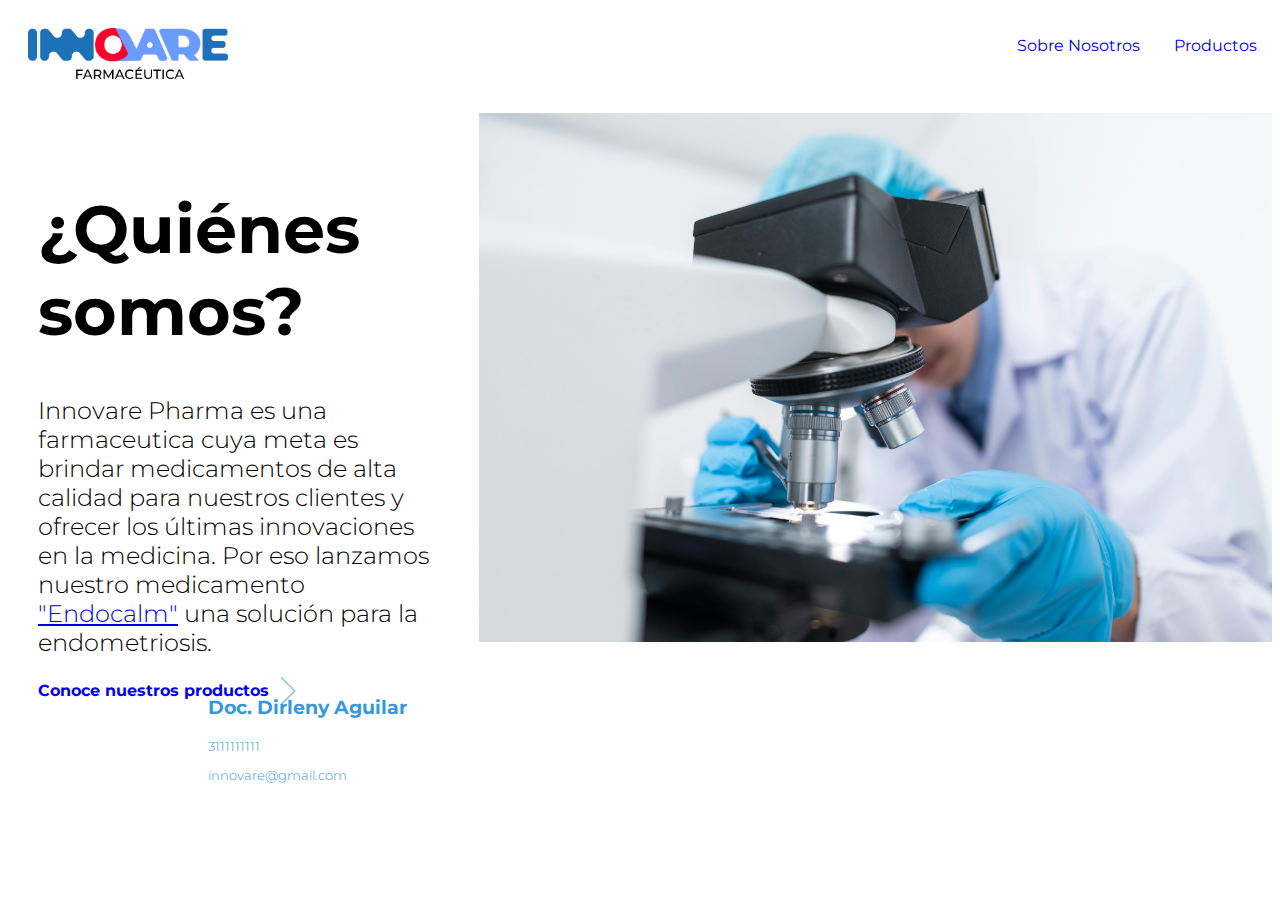
<file: index.html>
<!DOCTYPE html>
<html lang="en">
<head>
    <meta charset="UTF-8">
    <meta name="viewport" content="width=device-width, initial-scale=1.0">
    <title>Innovare</title>
    <link rel="stylesheet" href="style.css">
</head>
<body>
    <header>
       <div><img src="img/Recurso 22.png" alt="" width="200px"></div> 
   
    <nav>

        <a href="#sobre" class="nav-link">Sobre Nosotros</a>
        <a href="productos.html" class="nav-link">Productos</a>
    
    </nav>

</header>

<section id="sobre">

   <div id="quienes">
    <h1>¿Quiénes somos?</h1>
    <p>Innovare Pharma es una farmaceutica cuya meta es brindar medicamentos de alta calidad para nuestros clientes y ofrecer
        los últimas innovaciones en la medicina. Por eso lanzamos nuestro medicamento  <a href="productos.html">"Endocalm"</a> 
        una solución para la endometriosis.
    </p>

    <div id="conoce">
       <a href="productos.html">Conoce nuestros productos

        <div class="right"></div>

       </a>
       
    </div>
   </div> 
<div id="persona"> 
    <img src="img/persona.jpg" alt="" width="800px">
</div> 
</section>
<footer>
        <div> <h3>Doc. Dirleny Aguilar</h3>
        <p>
            3111111111
        </p>
        <p>
            
        innovare@gmail.com
        </p>
    </div>      
    </div>
</footer>

</body>
</html>
</file>
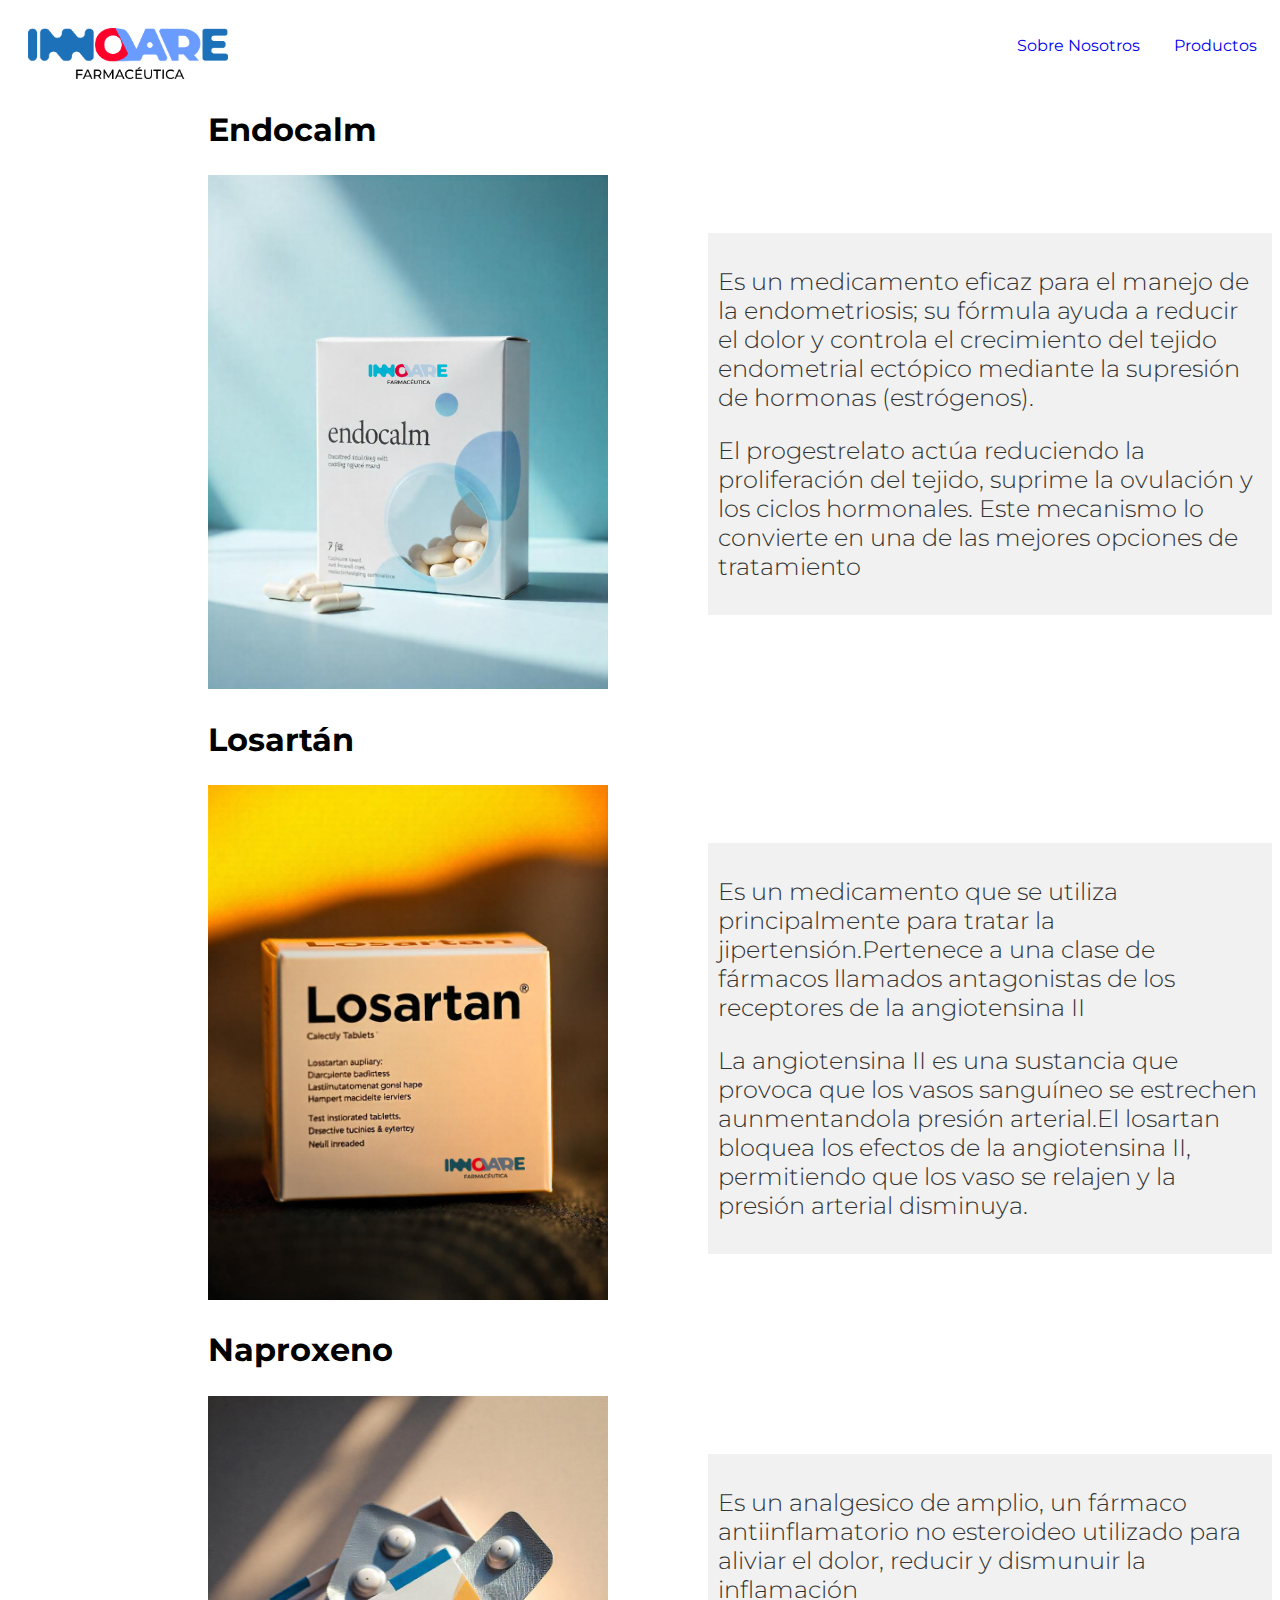
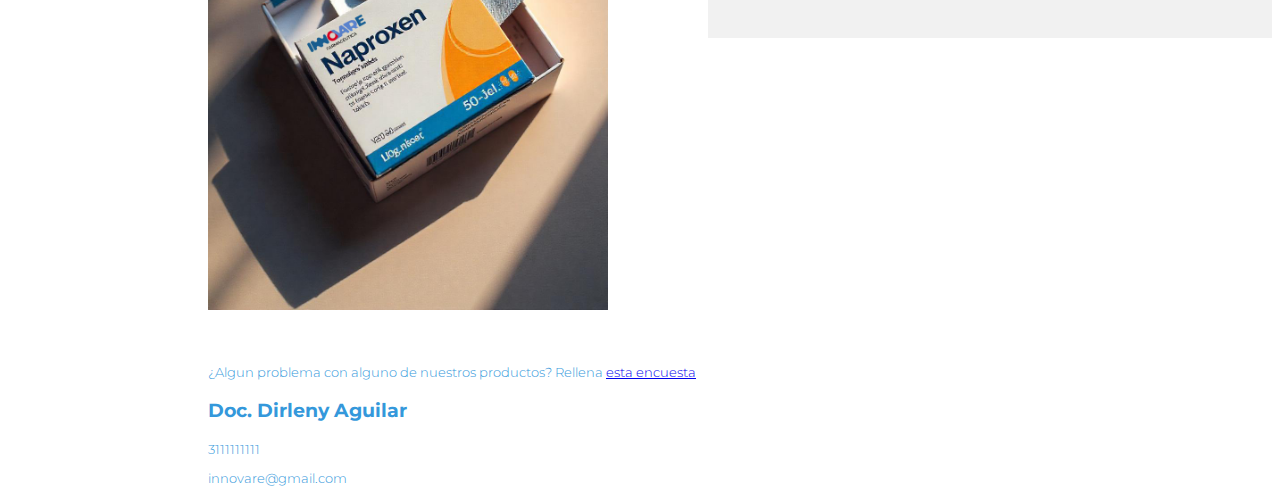
<file: productos.html>
<!DOCTYPE html>
<html lang="en">
<head>
    <meta charset="UTF-8">
    <meta name="viewport" content="width=device-width, initial-scale=1.0">
    <link rel="stylesheet" href="style.css">
    <title>Document</title>
</head>
<body>
    <header>
        <div><img src="img/Recurso 22.png" alt="" width="200px"></div> 
    
     <nav>
         <a href="index.html" class="nav-link">Sobre Nosotros</a>
         <a href="productos.html" class="nav-link">Productos</a> 
     </nav>
 </header>

 <section id="Productos">
    <div class="producto">
        <div class="Endocalm">
            <div>
                <h2>Endocalm</h2>
               <div id="endo"><img src="img/freepik__candid-image-photography-natural-textures-highly-r__60374.png" alt="" width="400px"></div> 

            </div>

            <div id="info-extra">
                <p>Es un medicamento eficaz para el manejo de la endometriosis; su fórmula ayuda a reducir el dolor y controla el crecimiento del tejido endometrial ectópico mediante la supresión de hormonas (estrógenos).

                   </p>

                <p>
                    El progestrelato actúa reduciendo la proliferación del tejido, suprime la ovulación y los ciclos hormonales. Este mecanismo lo convierte en una de las mejores opciones de tratamiento
                </p>
            
        </div>
        </div>

        <div class="Endocalm">
            <div>
                <h2>Losartán</h2>
               <div id="endo"><img src="img/losartan.png" alt="" width="400px"></div> 

            </div>

            <div id="info-extra">

                <p>Es un medicamento que se utiliza principalmente para 
                    tratar la jipertensión.Pertenece a una clase de fármacos
                    llamados antagonistas de los receptores de la angiotensina II
                </p>

                <p>

                    La angiotensina II es una sustancia que provoca que los vasos sanguíneo se estrechen
                    aunmentandola presión arterial.El losartan bloquea los efectos de la angiotensina II, permitiendo que los vaso se relajen y la presión arterial disminuya.
                </p>

            
        </div>
        </div>

        <div class="Endocalm">
            <div>
                <h2>Naproxeno</h2>
               <div id="endo"><img src="img/naproxeno.png" alt="" width="400px"></div> 

            </div>

            <div id="info-extra">
                <p>
                     Es un analgesico de amplio, un fármaco antiinflamatorio no esteroideo utilizado para aliviar el dolor, reducir y dismunuir la inflamación
                </p>
            
        </div>
        </div>

<footer>
    <div id="encuesta"> <p>¿Algun problema con alguno de nuestros productos? Rellena <a href="https://forms.office.com/r/xTx1x5Uz6U">esta encuesta</a></p>

        <div> <h3>Doc. Dirleny Aguilar</h3>
        <p>
            3111111111
        </p>
        <p>
            
        innovare@gmail.com
        </p>
    </div>      
    </div>
</footer>
 </section>

</body>
</html>
</file>
<file: style.css>
@import url('https://fonts.googleapis.com/css2?family=Montserrat:ital,wght@0,100..900;1,100..900&display=swap');

*{  font-family: "Montserrat", serif;
    font-optical-sizing: auto;}

header{display: flex;
justify-content: space-between;
height:fit-content;
align-items: center;
box-sizing: border-box;}

header div img {padding: 20px 0 0 20px;}

.nav-link {

    font-weight: 400;
    font-style: normal;
    text-decoration: none;
    padding: 15px;
}

#sobre {display: flex;
margin-top: 30px;
gap: 20px;

}

#sobre #quienes {height: 450px;
padding: 30px;
}
h1 {font-size: 50pt;}
p { font-size: 18pt;
font-weight: 300;}


#persona img {object-fit: cover;
    width: 100%;}

#conoce a{display: flex;
text-decoration: none;
font-weight: 700;}

.right{ width: 20px;
height: 20px;
transition: 0.5s;
float: right;
cursor: pointer;
box-shadow: 2px -2px 0 rgba(52, 152, 219, .5) ;
transform: rotate(45deg);}

.right:hover{box-shadow: 2px -2px 0 rgba(52, 152, 219, 1)}

.producto {height: fit-content;}


.Endocalm{ display: flex;
gap: 100px;
margin-left: 200px;}

.Endocalm h2 {font-size: 24pt;}

#info-extra {
    padding: 10px;
    background-color: #f1f1f1;
    color: #333;
    width: 600px;
    height: fit-content;
    margin-top: 150px;}

footer{margin: 50px 0 0 0;
    padding-left: 200px;
color: rgb(52, 152, 219);
font-weight: 700;}
footer p {font-size: 10pt;}
</file>
